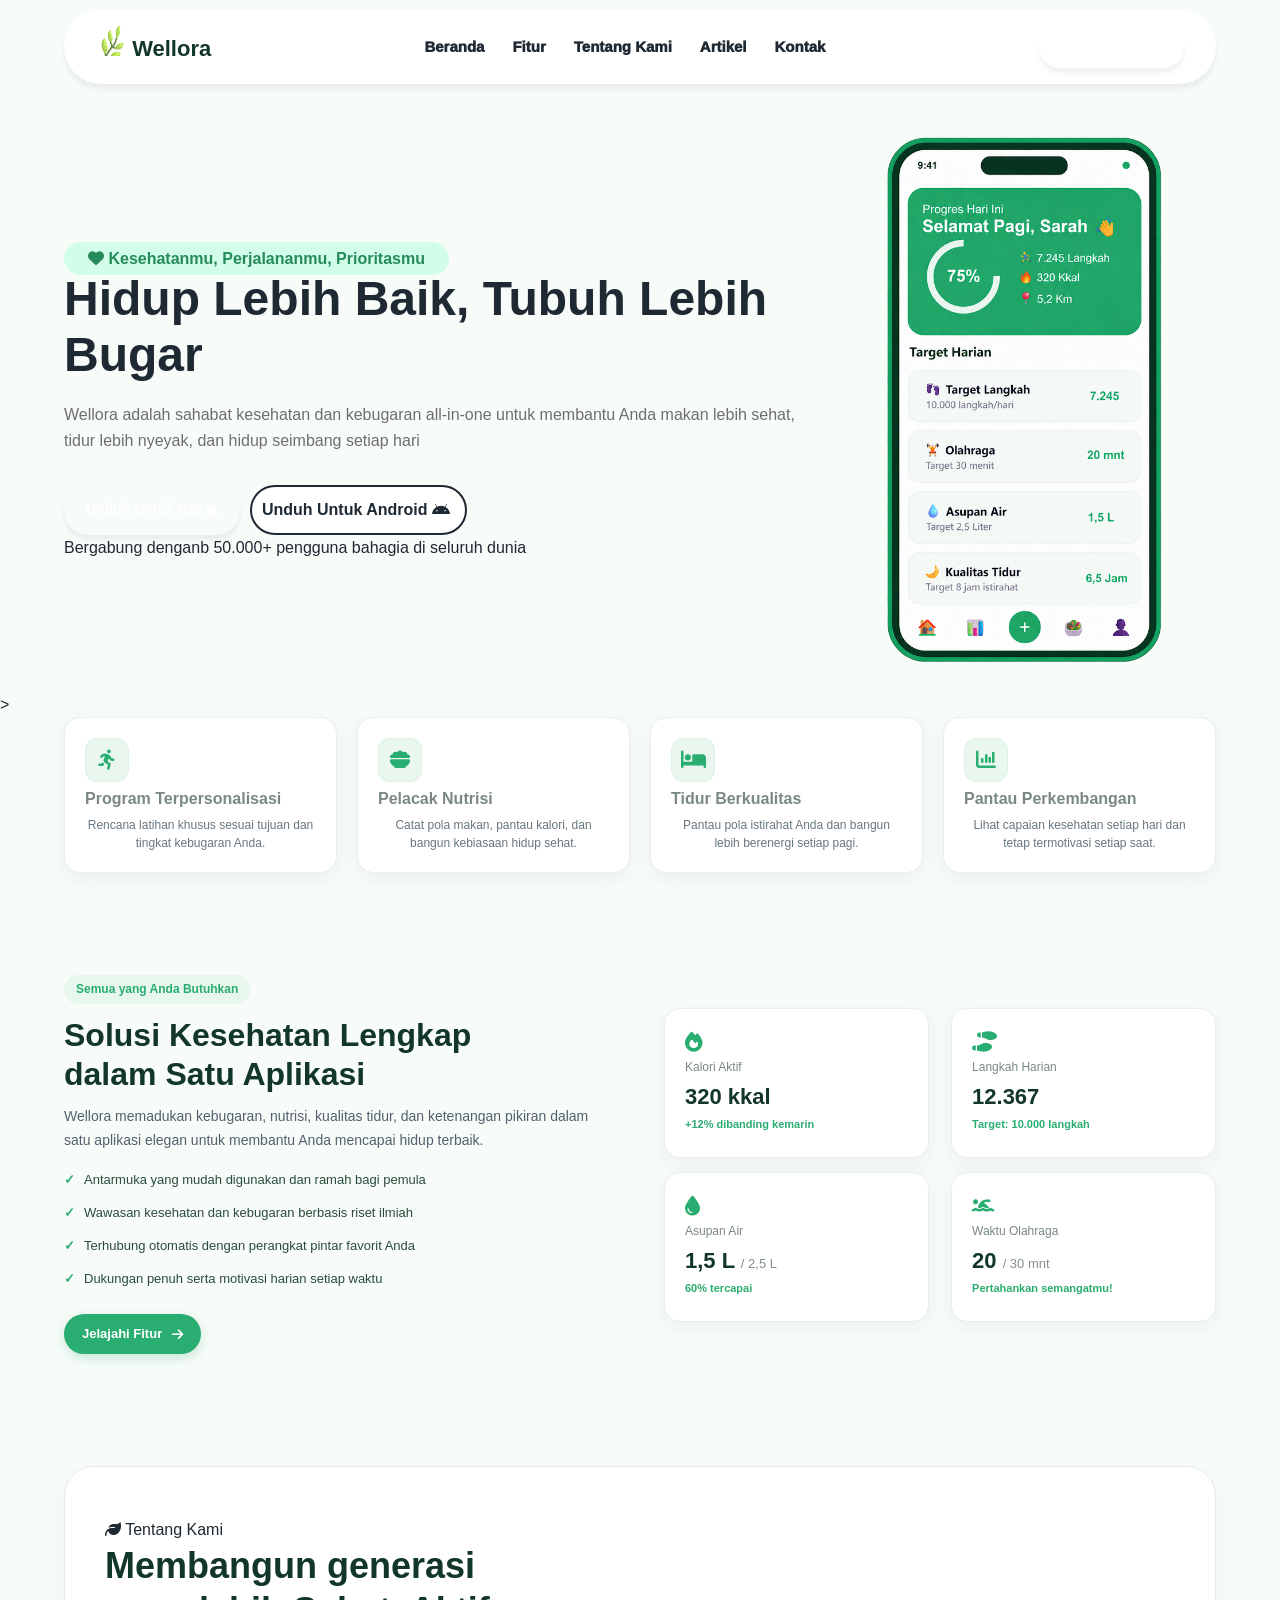
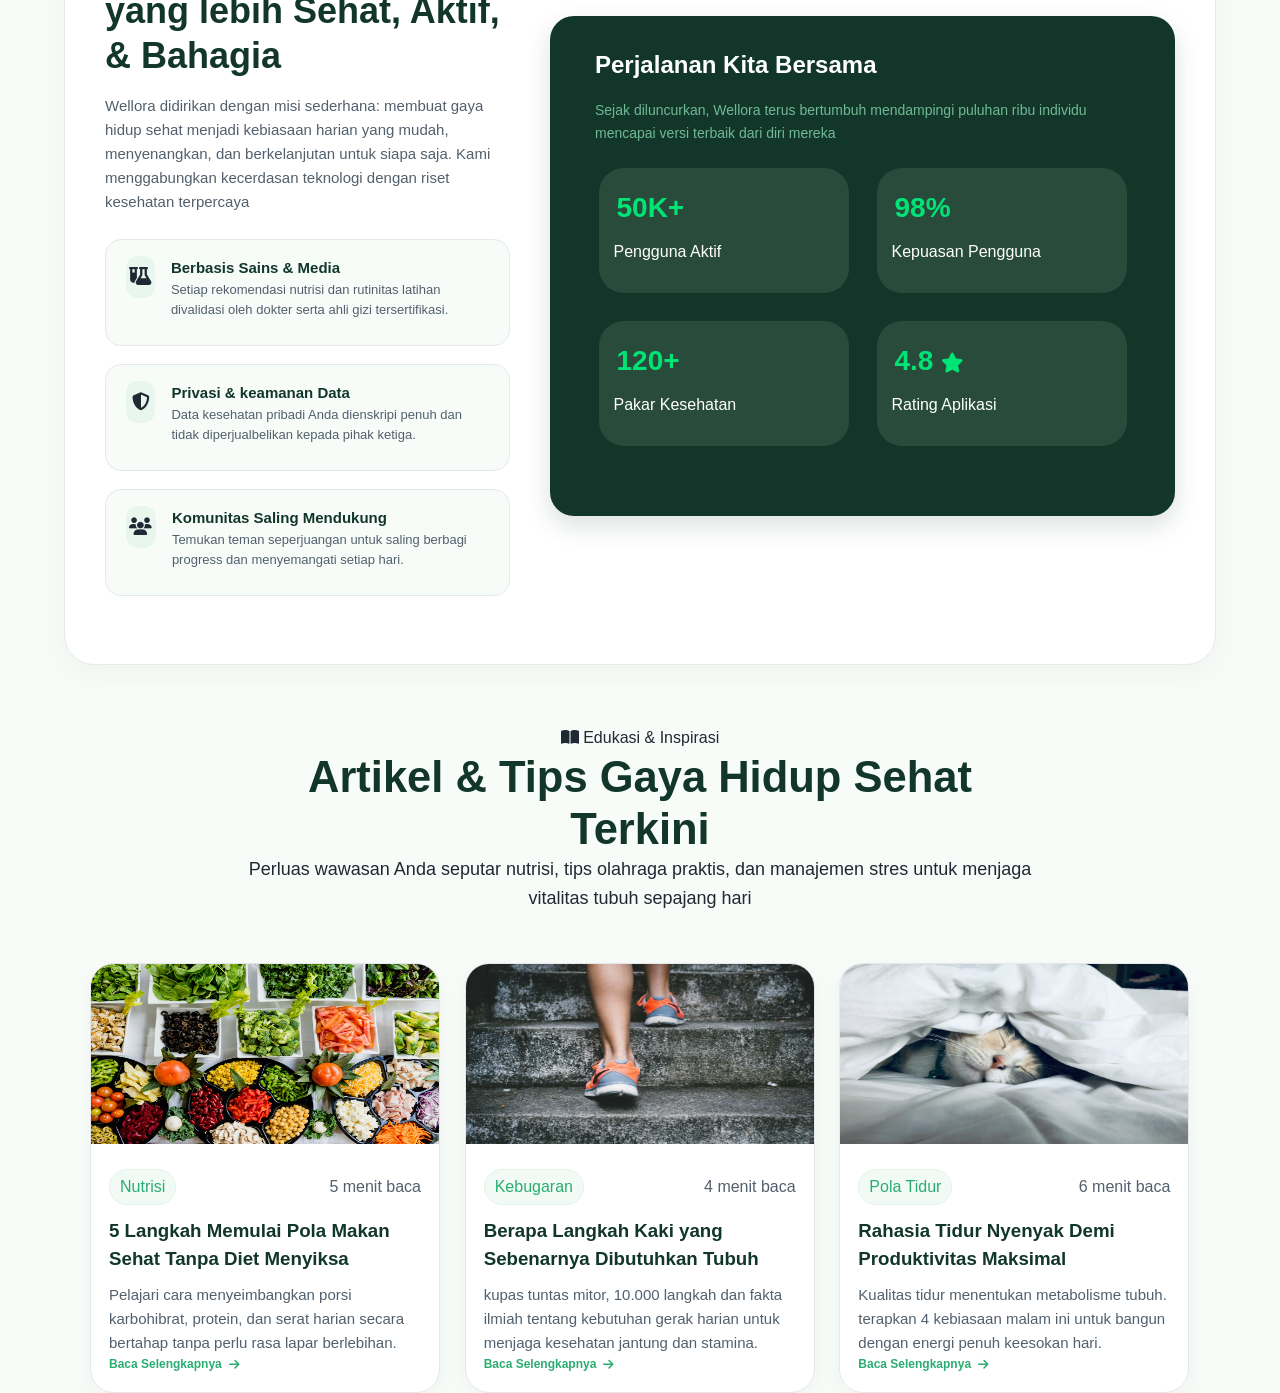
<file: index.html>
<!DOCTYPE html>
<html lang="en">


<head>
    <meta charset="UTF-8">
    <meta name="viewport" content="width=device-width, initial-scale=1.0">
    <title>Wellora</title>
    <link rel="stylesheet" href="style.css">
    <link rel="stylesheet" href="https://cdnjs.cloudflare.com/ajax/libs/font-awesome/6.7.2/css/all.min.css" />
    <link rel="icon" href="Asset/logo wellora.png" type="image">
</head>


<body>
    <header>
        <!-- logo  -->
        <a href="#" class="nav-logo">
            <span class="nav-logo-icon">
                <img src="Asset/logo wellora.png" alt="icon wellora" width="30" height="30">
            </span>
            Wellora
        </a>


        <!-- menu -->
        <nav class="nav-menu">
            <a href="#beranda" class="nav-item active"> Beranda </a>
            <a href="#feature" class="nav-item"> Fitur </a>
            <a href="#tentang-kami" class="nav-item"> Tentang Kami </a>
            <a href="#artikel" class="nav-item"> Artikel </a>
            <a href="#kontak" class="nav-item"> Kontak </a>
        </nav>




        <!-- tombol -->
         <div class="nav-button">
            <a href="#" class="btn-unduh"> Unduh Aplikasi </a>
         </div>


    </header>

    <section class="hero" id="beranda">
        <div class="text-hero">
           
            <span class="badge-hero">
                <i class="fa-solid fa-heart"></i>
                Kesehatanmu, Perjalananmu, Prioritasmu
            </span>

            <h1 class="judul-hero">
                Hidup Lebih Baik, Tubuh Lebih Bugar
            </h1>

            <p class="deskripsi-hero">
                Wellora adalah sahabat kesehatan dan kebugaran all-in-one untuk membantu Anda makan lebih sehat, tidur lebih nyeyak, dan hidup seimbang setiap hari
            </p>

            <div class="btn-hero">
                <a href="#" class="ios">
                    Unduh Untuk IOS
                    <i class="fa-brands fa-apple"></i>
                </a>
                <a href="#" class="android">
                    Unduh Untuk Android
                    <i class="fa-brands fa-android"></i>
                </a>
            </div>

            <div class="tagline">
                Bergabung denganb 50.000+ pengguna bahagia di seluruh dunia
            </div>
        </div>

        <div class="gambar-hero">
            <img src="Asset/mobile.png" alt="mobile app" class="gambar  nbn ">
        </div>
    </section>>

    <section class="fitur" id="feature">
        <div class="card">
            <span class="card-icon">
                <i class="fa-solid fa-person-running" aria-hidden="true"></i>
            </span>

            <h2>
                Program Terpersonalisasi
            </h2>
            
            <p>
                Rencana latihan khusus sesuai tujuan dan tingkat kebugaran Anda.
            </p>
        </div>

        <div class="card">
            <span class="card-icon">
                <i class="fa-solid fa-bowl-food" aria-hidden="true"></i>
            </span>

            <h2>
                Pelacak Nutrisi
            </h2>

            <p>
                Catat pola makan, pantau kalori, dan bangun kebiasaan hidup sehat.
            </p>
        </div>

        <div class="card">
            <span class="card-icon">
                <i class="fa-solid fa-bed" aria-hidden="true"></i>
            </span>

            <h2>
                Tidur Berkualitas
            </h2>

            <p>
                Pantau pola istirahat Anda dan bangun lebih berenergi setiap pagi.
            </p>
        </div>

        <div class="card">
            <span class="card-icon">
                <i class="fa-solid fa-chart-column" aria-hidden="true"></i>
            </span>

            <h2>
                Pantau Perkembangan
            </h2>
            <p>
                Lihat capaian kesehatan setiap hari dan tetap termotivasi setiap saat.
            </p>
        </div>
    </section>

    <section class="solusi">
        <div class="solusi-copy">
            <span class="solusi-badge">Semua yang Anda Butuhkan</span>
            <h2>Solusi Kesehatan Lengkap dalam Satu Aplikasi</h2>
            <p class="solusi-desc">Wellora memadukan kebugaran, nutrisi, kualitas tidur, dan ketenangan pikiran dalam satu aplikasi elegan untuk membantu Anda mencapai hidup terbaik.</p>
            <ul class="solusi-list">
                <li>Antarmuka yang mudah digunakan dan ramah bagi pemula</li>
                <li>Wawasan kesehatan dan kebugaran berbasis riset ilmiah</li>
                <li>Terhubung otomatis dengan perangkat pintar favorit Anda</li>
                <li>Dukungan penuh serta motivasi harian setiap waktu</li>
            </ul>
            <a href="#" class="solusi-button">Jelajahi Fitur <i class="fa-solid fa-arrow-right" aria-hidden="true"></i></a>
        </div>
        <div class="grid">
            <article class="card">
                <i class="fa-solid fa-fire"></i>
                <span class="stat-label">Kalori Aktif</span>
                <strong>320 kkal</strong>
                <span class="stat-note">+12% dibanding kemarin</span>
            </article>
            <article class="card">
                <i class="fa-solid fa-shoe-prints stat-icon" aria-hidden="true"></i>
                <span class="stat-label">Langkah Harian</span>
                <strong>12.367</strong>
                <span class="stat-note">Target: 10.000 langkah</span>
            </article>
            <article class="card">
                <i class="fa-solid fa-droplet stat-icon" aria-hidden="true"></i>
                <span class="stat-label">Asupan Air</span>
                <strong>1,5 L <small>/ 2,5 L</small></strong>
                <span class="stat-note">60% tercapai</span>
            </article>
            <article class="card">
                <i class="fa-solid fa-person-swimming stat-icon" aria-hidden="true"></i>
                <span class="stat-label">Waktu Olahraga</span>
                <strong>20 <small>/ 30 mnt</small></strong>
                <span class="stat-note">Pertahankan semangatmu!</span>
            </article>
        </div>
    </section>

    <section class="about" id="tentang-kami">
        <div class="about-kiri">
            <span class="about-badge">
                <i class="fa-solid fa-leaf"></i> Tentang Kami
            </span>
            <h2 class="about-title">
                Membangun generasi yang lebih Sehat, Aktif, & Bahagia
            </h2>
            <p class="about-desc">
                Wellora didirikan dengan misi sederhana: membuat gaya hidup sehat menjadi kebiasaan harian yang mudah, menyenangkan, dan berkelanjutan untuk siapa saja. Kami menggabungkan kecerdasan teknologi dengan riset kesehatan terpercaya
            </p>
            <div class="about-values">
                <div class="value-item">
                    <div class="value-icon">
                        <i class="fa-solid fa-flask-vial"></i>
                    </div>
                    <div class="value-text">
                        <div class="value-title">
                            Berbasis Sains & Media
                        </div>
                        <div class="value-desc">
                            Setiap rekomendasi nutrisi dan rutinitas latihan divalidasi oleh dokter serta ahli gizi tersertifikasi.
                        </div>
                    </div>
                </div>

                <div class="value-item">
                    <div class="value-icon">
                        <i class="fa-solid fa-shield-halved"></i>
                    </div>
                    <div class="value-text">
                        <div class="value-title">
                            Privasi & keamanan Data
                        </div>
                        <div class="value-desc">
                            Data kesehatan pribadi Anda dienskripi penuh dan tidak diperjualbelikan kepada pihak ketiga.
                        </div>
                    </div>
                </div>
                                    
                <div class="value-item">
                    <div class="value-icon">
                        <i class="fa-solid fa-users"></i>
                    </div>
                    <div class="value-text">
                        <div class="value-title">
                            Komunitas Saling Mendukung
                        </div>
                        <div class="value-desc">
                            Temukan teman seperjuangan untuk saling berbagi progress dan menyemangati setiap hari.
                        </div>
                        
                        
                    </div>
                </div>
            </div>
            
        </div>

        <div class="about-kanan">
            <div class="box-about-kanan">
                <h2 class="title-about-kanan">
                    Perjalanan Kita Bersama
                </h2>
                <p class="desc-about-kanan">
                    Sejak diluncurkan, Wellora terus bertumbuh mendampingi puluhan ribu individu mencapai versi terbaik dari diri mereka
                </p>

                <div class="card-about-kanan">
                    <div class="card-item">
                        <div class="card-title">
                            50K+
                        </div>
                        <div class="card-desc">
                            Pengguna Aktif
                        </div>
                    </div>
                    <div class="card-item">
                        <div class="card-title">
                            98%
                        </div>
                        <div class="card-desc">
                            Kepuasan Pengguna
                        </div>
                    </div>
                    <div class="card-item">
                        <div class="card-title">
                            120+
                        </div>
                        <div class="card-desc">
                            Pakar Kesehatan
                        </div>
                    </div>
                    <div class="card-item">
                        <div class="card-title">
                            4.8 <i class="fa-solid fa-star"></i>
                        </div>
                        <div class="card-desc">
                            Rating Aplikasi
                        </div>
                    </div>
                </div>
            </div>
        </div>
    </section>

<!-- artikel -->
    <section class="article" id="blog">
        <div class="artikel-header">
            <div class="artikel-sub-judul">
                <i class="fa-solid fa-book-open"></i> Edukasi & Inspirasi
            </div>
            <!-- Judul artikel -->
            <div class="artikel-judul">
                <h2>Artikel & Tips Gaya Hidup Sehat Terkini</h2>
                </div>
            <div class="artikel-desc">
                <p>Perluas wawasan Anda seputar nutrisi, tips olahraga praktis, dan manajemen stres untuk menjaga <br>vitalitas tubuh sepajang hari</p>
            </div>
        </div>
        

         <!-- card3 -->
          <div class="artikel-grid">
            <!-- artikel 1 -->
             <div class="artikel-card">
                <div class="artikel-img-bos">
                    <img src="Asset/Pola Makan Sehat.jpg" alt="Pola makan sehat" class="artikel-img" width="600">
                </div>
                <div class="artikel-content">
                    <div class="artikel-meta">
                        <span class="artikel-elemen">Nutrisi</span>
                        <span class="artikel-waktu-membaca">5 menit baca</span>
                    </div>
                    <h3 class="artikel-title">
                        5 Langkah Memulai Pola Makan Sehat Tanpa Diet Menyiksa
                    </h3>
                    <p class="artikel-snippet">
                        Pelajari cara menyeimbangkan porsi karbohibrat, protein, dan serat harian secara bertahap tanpa perlu rasa lapar berlebihan.
                    </p>
                    <a href="detail_artikel.html?id=1" class="artikel-link">
                        Baca Selengkapnya
                        <i class="fa-solid fa-arrow-right"></i>
                    </a>
                </div>
             </div>
             <!-- artikel 2 -->
             <div class="artikel-card">
                <div class="artikel-img-bos">
                    <img src="Asset/Berapa Langkah Kaki.jpeg" alt="Pola makan sehat" class="artikel-img" width="600">
                </div>
                <div class="artikel-content">
                    <div class="artikel-meta">
                        <span class="artikel-elemen">Kebugaran</span>
                        <span class="artikel-waktu-membaca">4 menit baca</span>
                    </div>
                    <h3 class="artikel-title">
                        Berapa Langkah Kaki yang Sebenarnya Dibutuhkan Tubuh
                    </h3>
                    <p class="artikel-snippet">
                        kupas tuntas mitor, 10.000 langkah dan fakta ilmiah tentang kebutuhan gerak harian untuk menjaga kesehatan jantung dan stamina.
                    </p>
                    <a href="detail_artikel.html?id=2" class="artikel-link">
                        Baca Selengkapnya
                        <i class="fa-solid fa-arrow-right"></i>
                    </a>
                </div>
             </div>
             <!-- artikel 3 -->
             <div class="artikel-card">
                <div class="artikel-img-bos">
                    <img src="Asset/Rahasia Tidur Nyenyak.jpeg" alt="Pola makan sehat" class="artikel-img" width="600">
                </div>
                <div class="artikel-content">
                    <div class="artikel-meta">
                        <span class="artikel-elemen">Pola Tidur</span>
                        <span class="artikel-waktu-membaca">6 menit baca</span>
                    </div>
                    <h3 class="artikel-title">
                        Rahasia Tidur Nyenyak Demi Produktivitas Maksimal
                    </h3>
                    <p class="artikel-snippet">
                        Kualitas tidur menentukan metabolisme tubuh. terapkan 4 kebiasaan malam ini untuk bangun dengan energi penuh keesokan hari.
                    </p>
                    <a href="detail_artikel.html?id=3" class="artikel-link">
                        Baca Selengkapnya
                        <i class="fa-solid fa-arrow-right"></i>
                    </a>
                </div>
             </div>
          </div>
    </section>   

    <section class="footer">
        <div class="title-footer">

        </div>

    </section>

    <button id="btnbacktotop" class="btn-back-to-top" onclick="keAtasHalaman()">
        <i class="fa-solid fa-arrow-up"></i>
    </button>

    <script>
        window.addEventListener('scroll', function () {
            const btntop = document.getElementById('btnbacktotop');

            if (window.scrollY > 300) {
                btntop.style.display = 'flex';
            } else {
                btntop.style.display = 'none';
            }
        });

        function keAtasHalaman(){
            window.scrollTo({
                top: 0,
                behavior: "smooth" 
            });
        }
    </script>
</body>

</html>
</file>
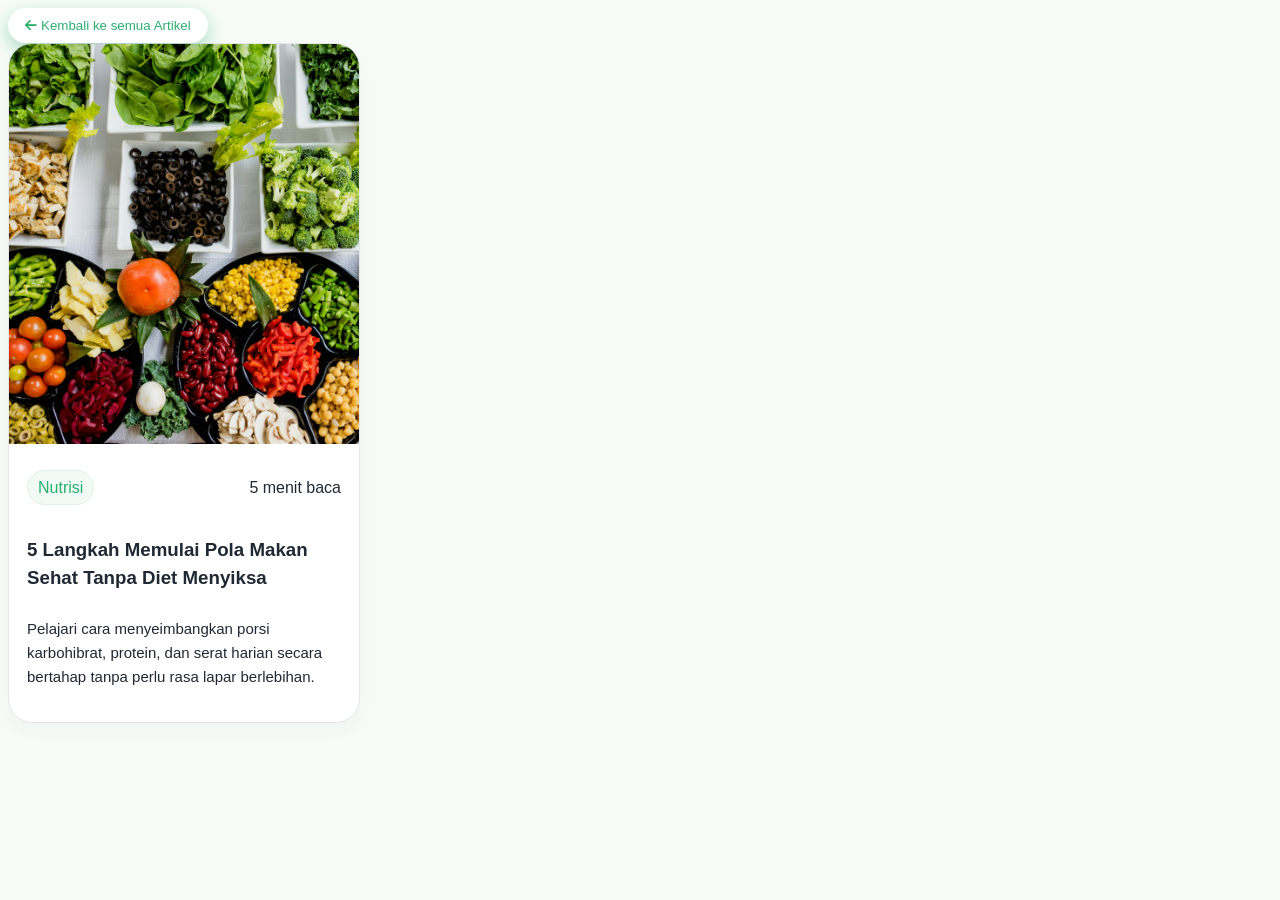
<file: detail_artikel.html>
<!DOCTYPE html>
<html lang="en">
<head>
    <meta charset="UTF-8">
    <meta name="viewport" content="width=device-width, initial-scale=1.0">
    <title>Detail Pola Makan Sehat</title>
    <link rel="stylesheet" href="detail_artikel_style.css">
    <link rel="stylesheet" href="https://cdnjs.cloudflare.com/ajax/libs/font-awesome/6.7.2/css/all.min.css" />
    <link rel="icon" href="Asset/logo wellora.png" type="image">
</head>

<body>
    <button class="btn-kembali">
        <i class="fa-solid fa-arrow-left"></i> Kembali ke semua Artikel
    </button>

    <div id="artikel-1" class="artikel">
        <div class="artikel-img">
            <img src="Asset/Pola Makan Sehat.jpg" alt="Pola makan sehat" class="artikel-img" width="600">
        </div>
        <div class="artikel-content">
            <div class="artikel-meta">
                <span class="artikel-elemen">Nutrisi</span>
                <span class="artikel-waktu-membaca">5 menit baca</span>
            </div>
            <h3 class="artikel-title">
                5 Langkah Memulai Pola Makan Sehat Tanpa Diet Menyiksa
            </h3>
            <p class="artikel-snippet">
                Pelajari cara menyeimbangkan porsi karbohibrat, protein, dan serat harian secara bertahap tanpa perlu rasa lapar berlebihan.
            </p>
        </div>
    </div>
</body>
</html>
</file>
<file: style.css>
:root{
    --warna-hijau-gelap : #12372a;
    --warna-button : #2ead70;
    --warna-text-desc : #52606d;
    --size-text-desc : 16px;
    --size-judul : 48px;
}
 
 /* reset all */
*{
    box-sizing: border-box;
    margin: 0;
    padding: 0;
}

html{
    scroll-behavior: smooth;
}

section{
    scroll-margin-top: 50px;
}

body{
    font-family: 'Segoe UI', Tahoma, Geneva, Verdana, sans-serif;
    background-color: #F8FCF9;
    color: #1F2933;
    line-height: 1.6; /*jarak antar baris*/
}


/* header dan navbar */
header{
    width: 90%;
    max-width: 1300px;
    background-color: white;
    border-radius: 40px;
    box-shadow: 0 5px 5px rgba(1, 1, 1, 0.06);
    margin: 10px auto 30px auto;    
    padding: 16px 32px;


    display: flex;
    justify-content: space-between;
}


.nav-logo{
    font-size: 22px;
    font-weight: 800;
    color: var(--warna-hijau-gelap);
    text-decoration: none;
}


.nav-menu{
    display: flex;
    align-items: center;
    gap: 28px;
}


.nav-item{
    color: #1F2933;
    text-decoration: none;
    font-weight: 1000;
    font-size: 15px;
}

.nav-item:hover, .nav-item.active{
    color: var(--warna-btn);
    transition: color 0.3s ease;
}

.btn-unduh{
    background-color: var(--warna-btn);
    padding: 10px 22px;
    border-radius: 25px;
    color: white;
    text-decoration: none;
    font-weight: 700;
    font-size: 14px;

    display: flex;
    align-items: center;

    box-shadow: 0 5px 5px rgba(1, 1, 1, 0.06);
}

.btn-unduh:hover{
    background-color: #268b5a;
    transition: background-color 0.3s ease;
    transform: translateY(-2px);
    transition: transform 0.3s ease;
}

/* hero section */

.hero, .about, .artikel{
    width: 90%;
    max-width: 1300px;
    margin: 0 auto;
    
    display: flex;
    justify-content: space-between;
    align-items: center;
    gap: 40px;
}

.gambar{
    width: 90%;
    max-width: 500px;
    height: auto;
}

.badge-hero{
    background-color: #d2fde8;
    color: #268b5a;
    padding: 8px 24px;
    border-radius: 20px;
    font-weight: 800;
}

.judul-hero{
    font-size: 48px;
    color: #1F2933;
    font-weight: 800;
    line-height: 1.15;
    margin-bottom: 20px;
}

.deskripsi-hero{
    font-size: 16px;
    color: #6e6e6e;
    line-height: 1.65;
    margin-bottom: 30px;
}

.btn-hero{
    display: flex;
    gap: 10px;
}

.ios{
    background-color: var(--warna-btn);
    padding: 10px 22px;
    border-radius: 25px;
    color: white;
    text-decoration: none;
    font-weight: 700;
    font-size: 14px;

    display: flex;
    align-items: center;
    max-width: 180px;

    box-shadow: 0 5px 5px rgba(1, 1, 1, 0.06);

    .fa-brands.fa-apple{
        padding-left: 5px;
        align-items: center;
    }
}

.ios:hover{
    background-color: #268b5a;
    transition: background-color 0.3s ease;
    transform: translateY(-2px);
    transition: transform 0.3s ease;
}

.android{
    background-color: white;
    padding: 10px 10px;
    border-radius: 25px;
    color: var(--warna-btn);
    text-decoration: none;
    font-weight: 700;
    font: 14px;

    border-width: 2px;
    border-style: solid;
    border-color: var(--warna-btn);

    display: flex;
    align-items: center;
    max-width: 240px;

    .fa-brands.fa-android{
        padding: 5px;
        align-items: center;
    }
}

.android:hover{
    background-color: #c2c2c2;
    transition: background-color 0.3s ease;

    transform: translateY(-2px);
    transition: transform 0.3s ease;
}

.fitur{
    display: flex;
    align-items: center;
    justify-content: center;
    text-align: center;
    flex-wrap: nowrap;
    gap: 20px;
    width: 90%;
    max-width: 1300px;
    margin: 0 auto 60px;
}

.card {
    display: flex;
  flex-direction: column;
  align-items: center;
  justify-content: center;
  width: 25%;
  min-height: 190px;
  padding: 20px 16px;
  background-color: #ffffff;
  border: 1px solid #e2e8f0;
  border-radius: 16px;
  box-shadow: 0 5px 18px rgba(18, 55, 42, 0.07);
  gap: 16px;
  color: var(--warna-hijau-gelap);
  text-align: center;
  transition: transform 0.2s ease;
}

.card:hover{
    transform: translateY(-4px);
    box-shadow: 0 10px 24px rgba(18, 55, 42, 0.12);
}

.card h2 {
    font-size: 16px;
    line-height: 1.35;
}

.card p {
    color: #687780;
    font-size: 12px;
    line-height: 1.5;
}

.card-icon {
    display: grid;
    place-items: center;
    width: 44px;
    height: 44px;
    border: 1px solid #d9f2e3;
    border-radius: 12px;
    color: #2aad70;
    font-size: 20px;
    background-color: #eaf7ef;
}

.solusi {
    display: flex;
    justify-content: space-between;
    align-items: center;
    gap: 48px;
    width: 90%;
    max-width: 1300px;
    margin: 0 auto 70px;
    padding: 42px 0;
}

.solusi-copy {
    width: 48%;
}

.solusi-badge {
    display: inline-block;
    margin-bottom: 12px;
    padding: 5px 12px;
    border-radius: 20px;
    background: #e7f7ee;
    color: #2aad70;
    font-size: 12px;
    font-weight: 700;
}

.solusi-copy h2 {
    max-width: 480px;
    margin-bottom: 12px;
    color: var(--warna-hijau-gelap);
    font-size: 32px;
    line-height: 1.2;
}

.solusi-desc {
    margin-bottom: 18px;
    color: #52606d;
    font-size: 14px;
    line-height: 1.7;
}

.solusi-list {
    display: flex;
    flex-direction: column;
    gap: 12px;
    margin-bottom: 24px;
    padding: 0;
    color: #294b3c;
    font-size: 13px;
    list-style: none;
}

.solusi-list li::before {
    content: "✓";
    margin-right: 9px;
    color: #2aad70;
    font-weight: 800;
}

.solusi-button {
    display: inline-flex;
    align-items: center;
    gap: 10px;
    padding: 10px 18px;
    border-radius: 24px;
    background: #2aad70;
    box-shadow: 0 4px 12px rgba(46, 173, 112, 0.25);
    color: #fff;
    font-size: 13px;
    font-weight: 700;
    text-decoration: none;
    transition: background-color 0.2s ease, transform 0.2s ease;
}

.solusi-button:hover {
    transform: translateY(-2px);
    background: #248c5a;
}

.grid {
    display: flex;
    flex-wrap: wrap;
    justify-content: space-between;
    gap: 14px;
    width: 48%;
}

.card {
    display: flex;
    min-height: 150px;
    flex-direction: column;
    align-items: flex-start;
    justify-content: center;
    gap: 6px;
    padding: 20px;
    border: 1px solid #e8efeb;
    border-radius: 16px;
    background: #fff;
    box-shadow: 0 5px 18px rgba(18, 55, 42, 0.06);
    width: 48%;
    color: #7a8982;
    font-size: 12px;
}

.card i {
    color: #2aad70;
    font-size: 20px;
}

.card strong {
    color: var(--warna-hijau-gelap);
    font-size: 22px;
    line-height: 1.25;
}

.card strong small {
    color: #83918a;
    font-size: 13px;
    font-weight: 500;
}

.card strong + span {
    color: #2aad70;
    font-size: 11px;
    font-weight: 600;
}

.about {
    background-color: white;
    border-radius: 30PX;
    box-shadow: 0 10px 30px rgba(18, 55, 42, 0.04);
    border: 1px solid #E5E9E8;
    padding: 50px 40px;
}

.about-kiri {

}

.about-title {
 font-size: 36px;
 color: var(--warna-hijau-gelap);
 font-weight: 800;
 line-height: 1.25;
 margin-bottom: 16px;
}

.about-desc {
    font-size: 15px;
    color: #52606D;
    line-height: 1.6;
    margin-bottom:  25px;
}

.value-item {
    display: flex;
    gap: 16px;
    background-color: #F8FCF9;
    padding: 16px 20px;
    border-radius: 16px;
    border: 1px solid #E5E9E8;
    margin-bottom: 18px;
}

.value-icon {
     font-size: 18px;
     border-radius: 12px;
     background-color: #E7F7EE;
     color: var(--warna-btn);
     width: 50px;
     height: 42px;

     display: flex;
     align-items: center;
     justify-content: center;
}

.value-title {
    font-weight: 750;
    font-size: 15px;
    color: var(--warna-hijau-gelap);
}

.value-desc {
    font-size: 13px;
    color: #52606D;
    line-height: 1.5;

    padding-bottom: 10px;
}

.box-about-kanan {
    background-color: var(--warna-hijau-gelap);
    color: white;
    padding: 30px;
    border-radius: 24px;
    box-shadow: 0 10px 25px rgba(18, 55, 42, 0.15);

    width: 625px;
    height: 500px;
}

.title-about-kanan {
    padding-bottom: 15px;
    padding-left: 15px;
    font-weight: 800;
}

.desc-about-kanan {
    font-size: 14px;
    color: #71b996;

    padding-left: 15px;
    padding-bottom: 10px;
}

.card-about-kanan {
    display: flex;
    flex-wrap: wrap;
    align-items: center;
    justify-content: center;
}

.card-item {
    background-color: #294b3c;
    border-radius: 25px;
    padding: 10px;
    margin: 14px;

    width: 250px;
    height: 125px;
}

.card-title {
    color: #00e476;
    font-size: 28px;
    font-weight: 800;

    padding: 8px;

    .fa-solid.fa-star {
        font-size: 20px;
    }
}

.card-desc {
    padding-left: 5px;
}

.artikel{
    display: flex;
    flex-direction: column;
    align-items: center;
    width: 90%;
    max-width: 1100px;
    margin: 0 auto;
}

.artikel-header {
    width: 90%;
    max-width: 800px;

    align-items: center;
    justify-content: center;
    margin: auto;
    margin-top: 60px;
}

.artikel-judul{
    font-size: 29px;
    color: var(--warna-hijau-gelap);
    line-height: 1.2;
    text-align: center;
}

.artikel-judul h2 {
    font-weight: 800;
}

.artikel-sub-judul {
    text-align: center;
}

.artikel-desc{
    font-size: 18px;
    color: var(--warna-desc);
    text-align: center;
}

.artikel-card{
    background-color: white;
    border-radius: 24px;
    border: 1px solid #e5e7eb;
    box-shadow: 0 8px 24px rgba(18, 55, 42, 0.04);
    transition: transform 0.2s ease, box-shadow 0.2s ease;
    overflow: hidden;

    width: 350px;
}

.artikel-card:hover{
    transform: translateY(-5px);
    box-shadow: 0 14px 30px rgba(18, 55, 42, 0.08);
}

.artikel-grid{
    display: grid;
    grid-template-columns: repeat(3, 1fr);
    gap: 24px;
    width: 100%;
    max-width: 1100px;
    margin: 0 auto;
    margin-top: 50px;
    box-sizing: border-box;
}

.artikel-img-box{
    width: 100%;
    height: 180px;
    background-color: #e7f7ee;
    overflow: hidden;
}

.artikel-img {
    width: 100%;
    height: 180px;
    overflow: hidden;
    background-color: #e7f7ee;
    transition: transform 0.3s ease;
}

.artikel-img:hover{
    transform: scale(1.06);
}

.artikel-content {
    display: flex;
    flex-direction: column;
    align-items: flex-start;
    padding: 18px;
}

.artikel-meta {
    display: flex;
    width: 100%;
    align-items: center;
    justify-content: space-between;
    gap: 8px;
    margin-bottom: 12px;
}

.artikel-elemen{
    padding: 4px 10px;
    border: 1px solid #e1f2e8;
    border-radius: 20px;
    background: #f1faf4;
    color: #2aad70;
    font-size: var(--size-text-desc);
    font-weight: 500;
}

.artikel-waktu-membaca {
    color: var(--warna-text-desc);
}

.artikel-title{
    color: var(--warna-hijau-gelap);
    line-height: 1.5;
    margin-bottom: 10px;
}

.artikel-snippet{
    color: var(--warna-text-desc);
    font-size: 15px;
}

.artikel-link{
    display: inline-flex;
    align-items: center;
    gap: 7px;
    margin-top: auto;
    color: #2aad70;
    font-size: 12px;
    font-weight: 700;
    text-decoration: none;
}

.btn-back-to-top {
    position: fixed;
    bottom: 30px;
    right: 30px;
    width: 48px;
    height: 48px;
    background-color: var(--warna-button);
    color: white;
    border: none;
    border-radius: 50%;
    align-items: center;
    justify-content: center;
    font-size: 18px;
    cursor: pointer;
    box-shadow: 0 6px 18px rgba(46, 173, 112, 0.4);
    z-index: 999;
    transition: all 0.2s ease;

    display: none;
}

.btn-back-to-top:hover {
    background-color: #294b3c;
    transform: translateY(-3px)
}
</file>
<file: detail_artikel_style.css>
:root{
    --warna-btn : #2ead70;
    --warna-judul : #12372a;
    --warna-desc : #52606d;
    --size-text-desc : 16px;
}

body{
    font-family: 'Segoe UI', Tahoma, Geneva, Verdana, sans-serif;
    background-color: #f8fcf9;
    color: #1f2933;
    line-height: 1.6;
}

.penjelasan{
    width: 90%;
    max-width: 1300px;
    margin: 0 auto;
}

.btn-kembali{
    width: 200px;
    height: 35px;
    background-color: white;
    color: var(--warna-btn);
    border: none;
    border-radius: 25px;
    align-items: center;
    justify-content: center;
    cursor: pointer;
    box-shadow: 0 6px 18px rgba(46, 173, 112, 0.4);
    transition: all 0.2s ease;
}

.artikel{
    background-color: white;
    border-radius: 24px;
    border: 1px solid #e5e7eb;
    box-shadow: 0 8px 24px rgba(18, 55, 42, 0.04);
    transition: transform 0.2s ease, box-shadow 0.2s ease;
    overflow: hidden;

    width: 350px;
}

.artikel-content {
    display: flex;
    flex-direction: column;
    align-items: flex-start;
    padding: 18px;
}

.artikel-meta {
    display: flex;
    width: 100%;
    align-items: center;
    justify-content: space-between;
    gap: 8px;
    margin-bottom: 12px;
}

.artikel-elemen{
    padding: 4px 10px;
    border: 1px solid #e1f2e8;
    border-radius: 20px;
    background: #f1faf4;
    color: #2aad70;
    font-size: var(--size-text-desc);
    font-weight: 500;
}

.artikel-waktu-membaca {
    color: var(--warna-text-desc);
}

.artikel-title{
    color: var(--warna-hijau-gelap);
    line-height: 1.5;
    margin-bottom: 10px;
}

.artikel-snippet{
    color: var(--warna-text-desc);
    font-size: 15px;
}
</file>
